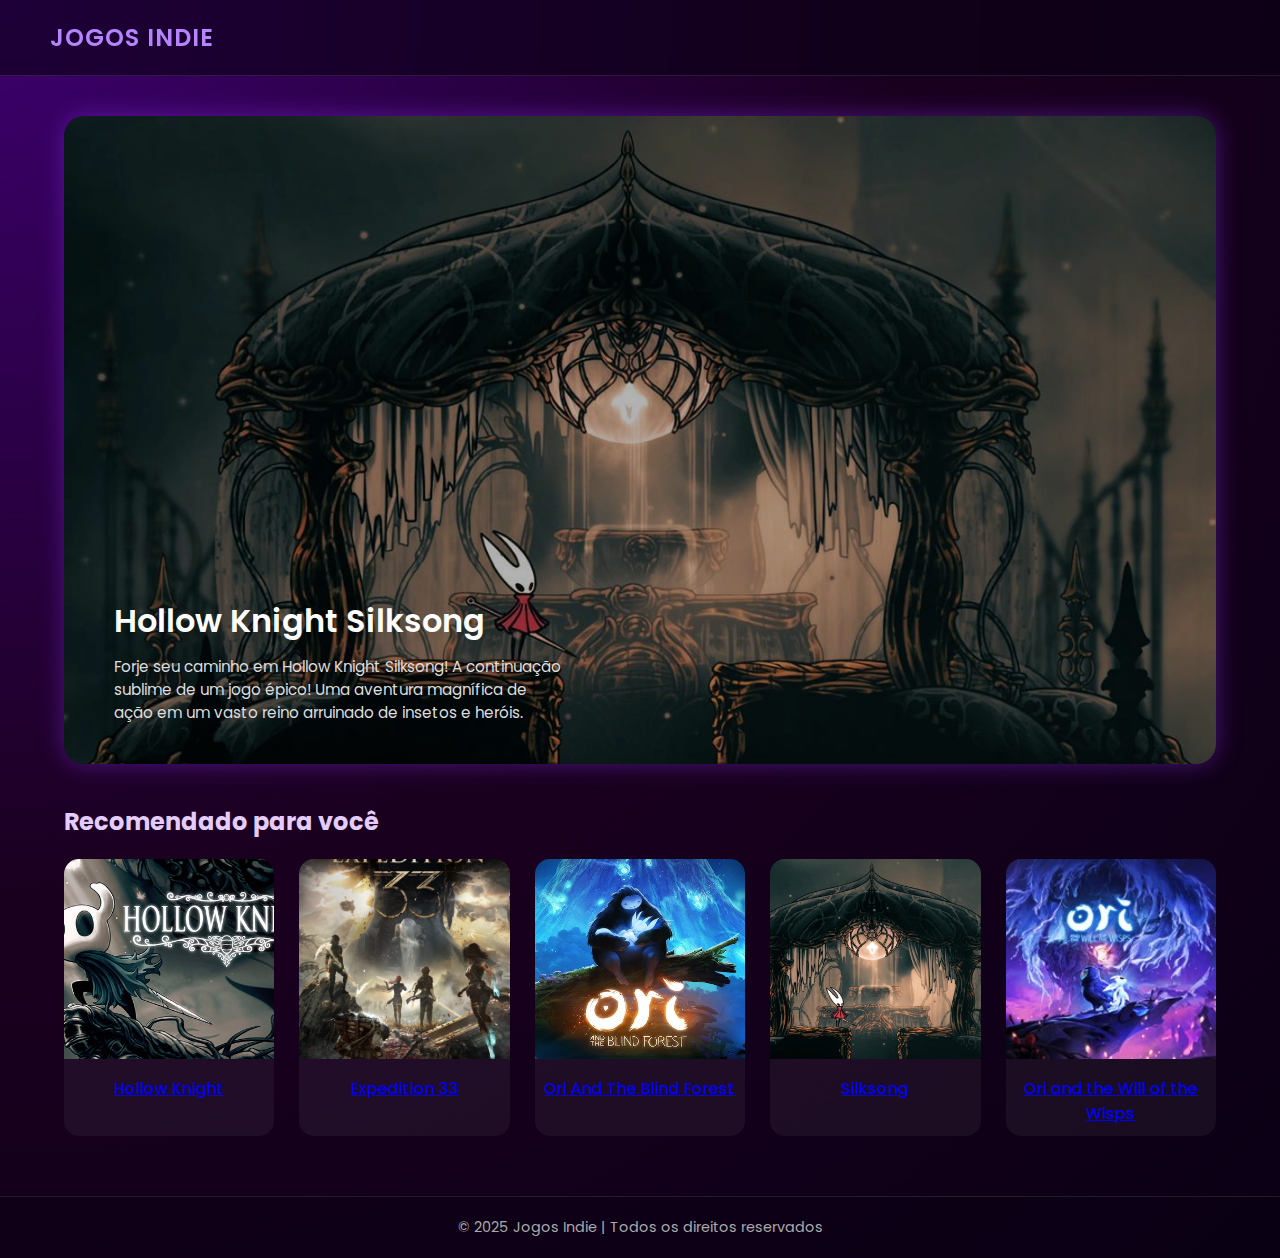
<file: index.html>
<!DOCTYPE html>

<html lang="pt-br">
<head>
<meta charset="utf-8"/>
<meta content="width=device-width, initial-scale=1.0" name="viewport"/>
<title>Jogos Indie</title>
<link href="/css/style.css" rel="stylesheet"/>
<link href="https://fonts.googleapis.com/css2?family=Poppins:wght@400;600&amp;display=swap" rel="stylesheet"/>
</head>
<body>
<!-- ===== HEADER ===== -->
<header>
<div class="logo">JOGOS INDIE</div>
</header>
<!-- ===== MAIN ===== -->
<main>
<!-- Banner principal -->
<section class="banner">
<img alt="Hollow Knight Silksong" src="/images/Silksong-Hornet.jpg"/>
<div class="banner-text">
<h1>Hollow Knight Silksong</h1>
<p>
          Forje seu caminho em Hollow Knight Silksong! A continuação sublime de um jogo épico! Uma aventura magnífica de ação em um vasto reino arruinado de insetos e heróis.
        </p>
</div>
</section>
<!-- Jogos Recomendados -->
<section class="jogo">
<h2>Recomendado para você</h2>
<div class="cards">
<div class="card">
<a href="hollow-knight.html">
<img alt="Hollow Knight" src="../images/HollowKnight.jpg"/>
<p>Hollow Knight</p>
</a>
</div>
<div class="card">
<a href="expedition-33.html">
<img alt="Expedition 33" src="/images/Expedition 33.jpg"/>
<p>Expedition 33</p>
</a>
</div>
<div class="card">
<a href="ori-and-the-blind-forest.html">
<img alt="Ori And The Blind Forest" src="/images/OriForest.jpg"/>
<p>Ori And The Blind Forest</p>
</a>
</div>
<div class="card">
<a href="silksong.html">
<img alt="Hornet em Silksong" src="/images/Silksong-Hornet.jpg"/>
<p>Silksong</p>
</a>
</div>
<div class="card">
<a href="Ori and the Will of the Wisps.html">
<img alt="Ori and the Will of the Wisps" src="/images/OriWCapa.jpeg"/>
<p>Ori and the Will of the Wisps</p>
</a>
</div>
</div>
</section>
</main>
<!-- ===== FOOTER ===== -->
<footer>
<p>© 2025 Jogos Indie | Todos os direitos reservados</p>
</footer>
</body>
</html>
</file>
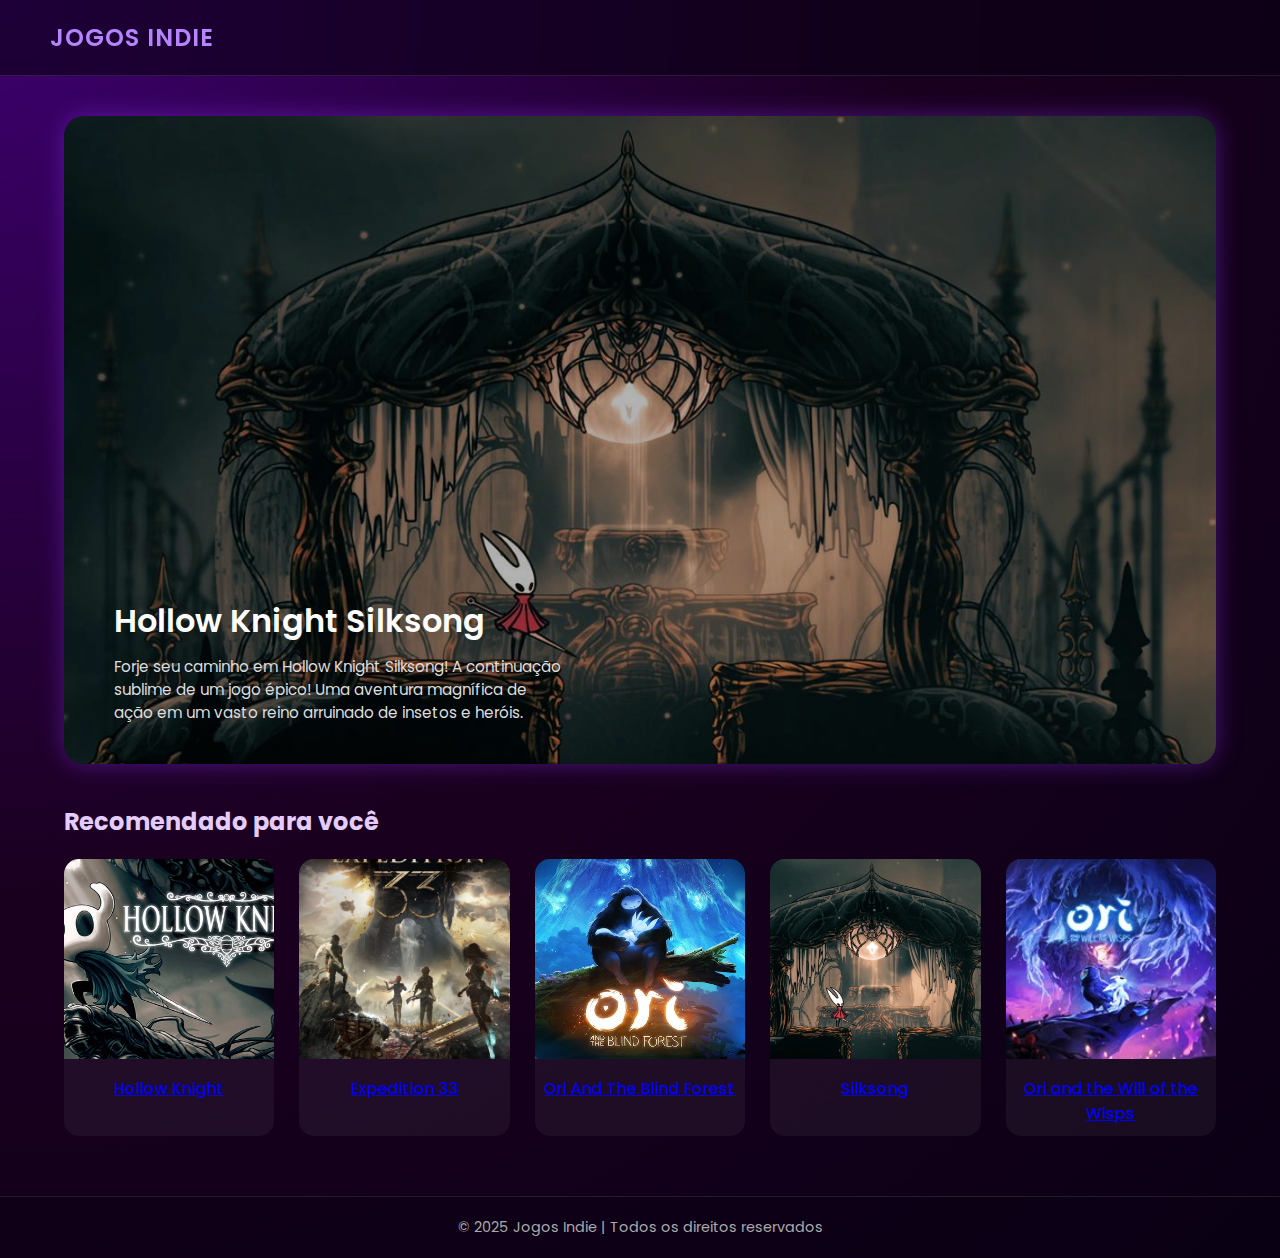
<file: projeto-dribbble-indie/html/index.html>
<!DOCTYPE html>

<html lang="pt-br">
<head>
<meta charset="utf-8"/>
<meta content="width=device-width, initial-scale=1.0" name="viewport"/>
<title>Jogos Indie</title>
<link href="../css/style.css" rel="stylesheet"/>
<link href="https://fonts.googleapis.com/css2?family=Poppins:wght@400;600&amp;display=swap" rel="stylesheet"/>
</head>
<body>
<!-- ===== HEADER ===== -->
<header>
<div class="logo">JOGOS INDIE</div>
</header>
<!-- ===== MAIN ===== -->
<main>
<!-- Banner principal -->
<section class="banner">
<img alt="Hollow Knight Silksong" src="../images/Silksong-Hornet.jpg"/>
<div class="banner-text">
<h1>Hollow Knight Silksong</h1>
<p>
          Forje seu caminho em Hollow Knight Silksong! A continuação sublime de um jogo épico! Uma aventura magnífica de ação em um vasto reino arruinado de insetos e heróis.
        </p>
</div>
</section>
<!-- Jogos Recomendados -->
<section class="jogo">
<h2>Recomendado para você</h2>
<div class="cards">
<div class="card">
<a href="hollow-knight.html">
<img alt="Hollow Knight" src="../images/HollowKnight.jpg"/>
<p>Hollow Knight</p>
</a>
</div>
<div class="card">
<a href="expedition-33.html">
<img alt="Expedition 33" src="../images/Expedition 33.jpg"/>
<p>Expedition 33</p>
</a>
</div>
<div class="card">
<a href="ori-and-the-blind-forest.html">
<img alt="Ori And The Blind Forest" src="../images/OriForest.jpg"/>
<p>Ori And The Blind Forest</p>
</a>
</div>
<div class="card">
<a href="silksong.html">
<img alt="Hornet em Silksong" src="../images/Silksong-Hornet.jpg"/>
<p>Silksong</p>
</a>
</div>
<div class="card">
<a href="Ori and the Will of the Wisps.html">
<img alt="Ori and the Will of the Wisps" src="../images/OriWCapa.jpeg"/>
<p>Ori and the Will of the Wisps</p>
</a>
</div>
</div>
</section>
</main>
<!-- ===== FOOTER ===== -->
<footer>
<p>© 2025 Jogos Indie | Todos os direitos reservados</p>
</footer>
</body>
</html>
</file>
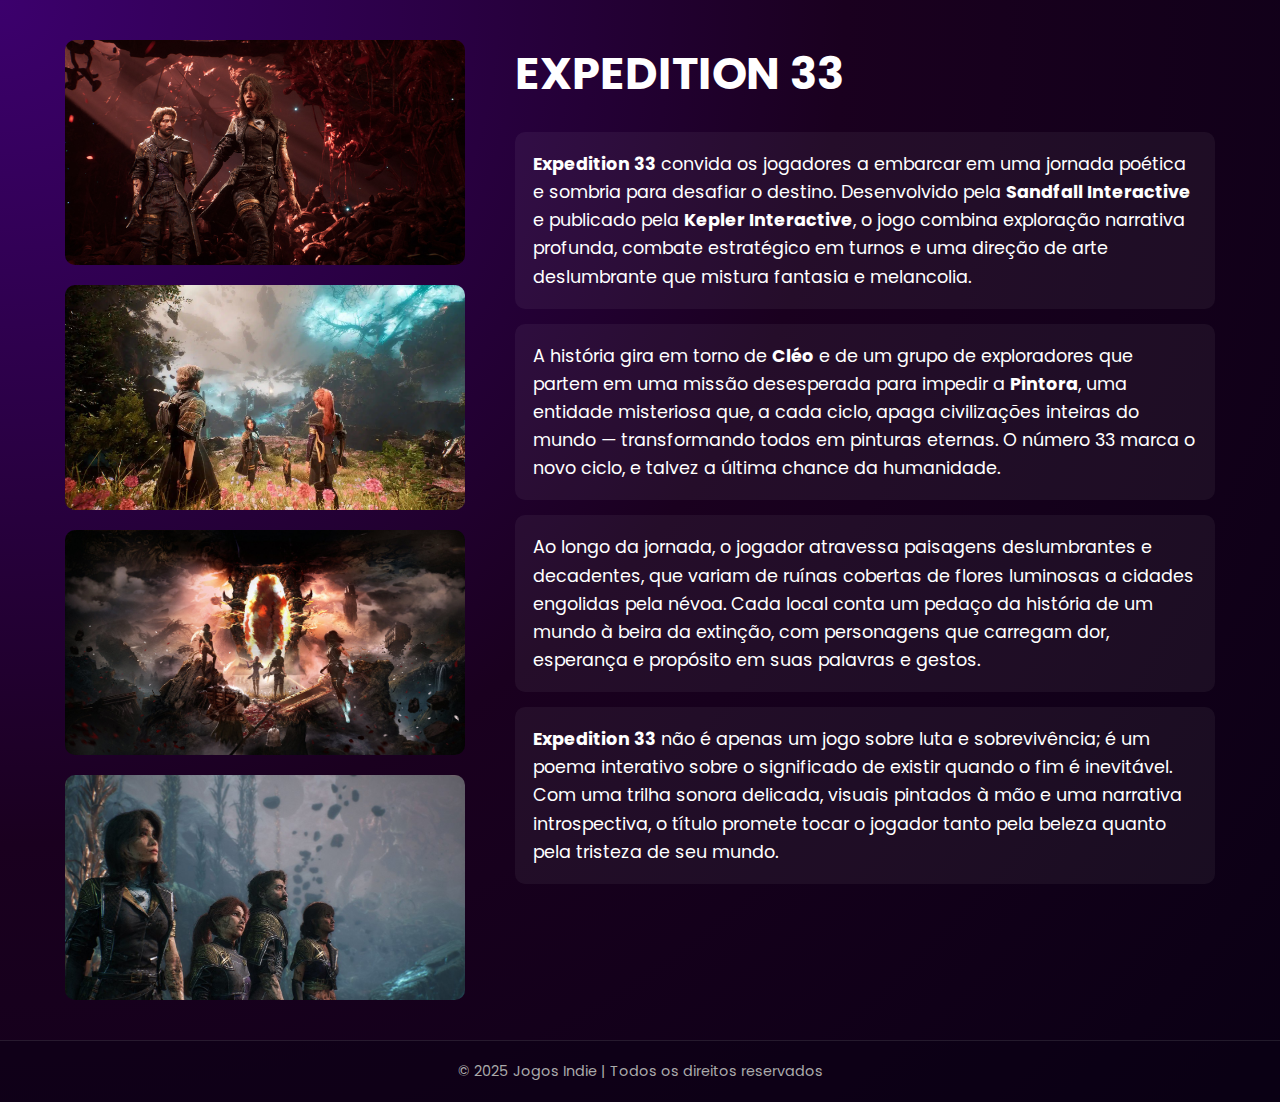
<file: expedition-33.html>
<!DOCTYPE html>

<html lang="pt-BR">
<head>
<meta charset="utf-8"/>
<meta content="width=device-width, initial-scale=1.0" name="viewport"/>
<title>Expedition 33</title>
<link href="https://fonts.googleapis.com/css2?family=Poppins:wght@400;600&amp;display=swap" rel="stylesheet"/>
<link href="css/style33.css" rel="stylesheet"/>
</head>
<body>
<main>
<div class="pag">
<div class="imagens">
<img alt="Cena de batalha em Expedition 33" src="../images/exp033.jpg"/>
<img alt="Exploradores em paisagem fantástica" src="../images/Exp33.jpg"/>
<img alt="Portal flamejante e criatura sombria" src="../images/expedition33.jpg"/>
<img alt="Personagens principais em névoa de tinta" src="../images/expp33.jpg"/>
</div>
<div class="texto">
<h1>EXPEDITION 33</h1>
<div class="bloco">
<p><strong>Expedition 33</strong> convida os jogadores a embarcar em uma jornada poética e sombria para desafiar o destino. Desenvolvido pela <strong>Sandfall Interactive</strong> e publicado pela <strong>Kepler Interactive</strong>, o jogo combina exploração narrativa profunda, combate estratégico em turnos e uma direção de arte deslumbrante que mistura fantasia e melancolia.</p>
</div>
<div class="bloco">
<p>A história gira em torno de <strong>Cléo</strong> e de um grupo de exploradores que partem em uma missão desesperada para impedir a <strong>Pintora</strong>, uma entidade misteriosa que, a cada ciclo, apaga civilizações inteiras do mundo — transformando todos em pinturas eternas. O número 33 marca o novo ciclo, e talvez a última chance da humanidade.</p>
</div>
<div class="bloco">
<p>Ao longo da jornada, o jogador atravessa paisagens deslumbrantes e decadentes, que variam de ruínas cobertas de flores luminosas a cidades engolidas pela névoa. Cada local conta um pedaço da história de um mundo à beira da extinção, com personagens que carregam dor, esperança e propósito em suas palavras e gestos.</p>
</div>
<div class="bloco">
<p><strong>Expedition 33</strong> não é apenas um jogo sobre luta e sobrevivência; é um poema interativo sobre o significado de existir quando o fim é inevitável. Com uma trilha sonora delicada, visuais pintados à mão e uma narrativa introspectiva, o título promete tocar o jogador tanto pela beleza quanto pela tristeza de seu mundo.</p>
</div>
</div>
</div>
</main>
<footer>
<p>© 2025 Jogos Indie | Todos os direitos reservados</p>
</footer>
</body>
</html>
</file>
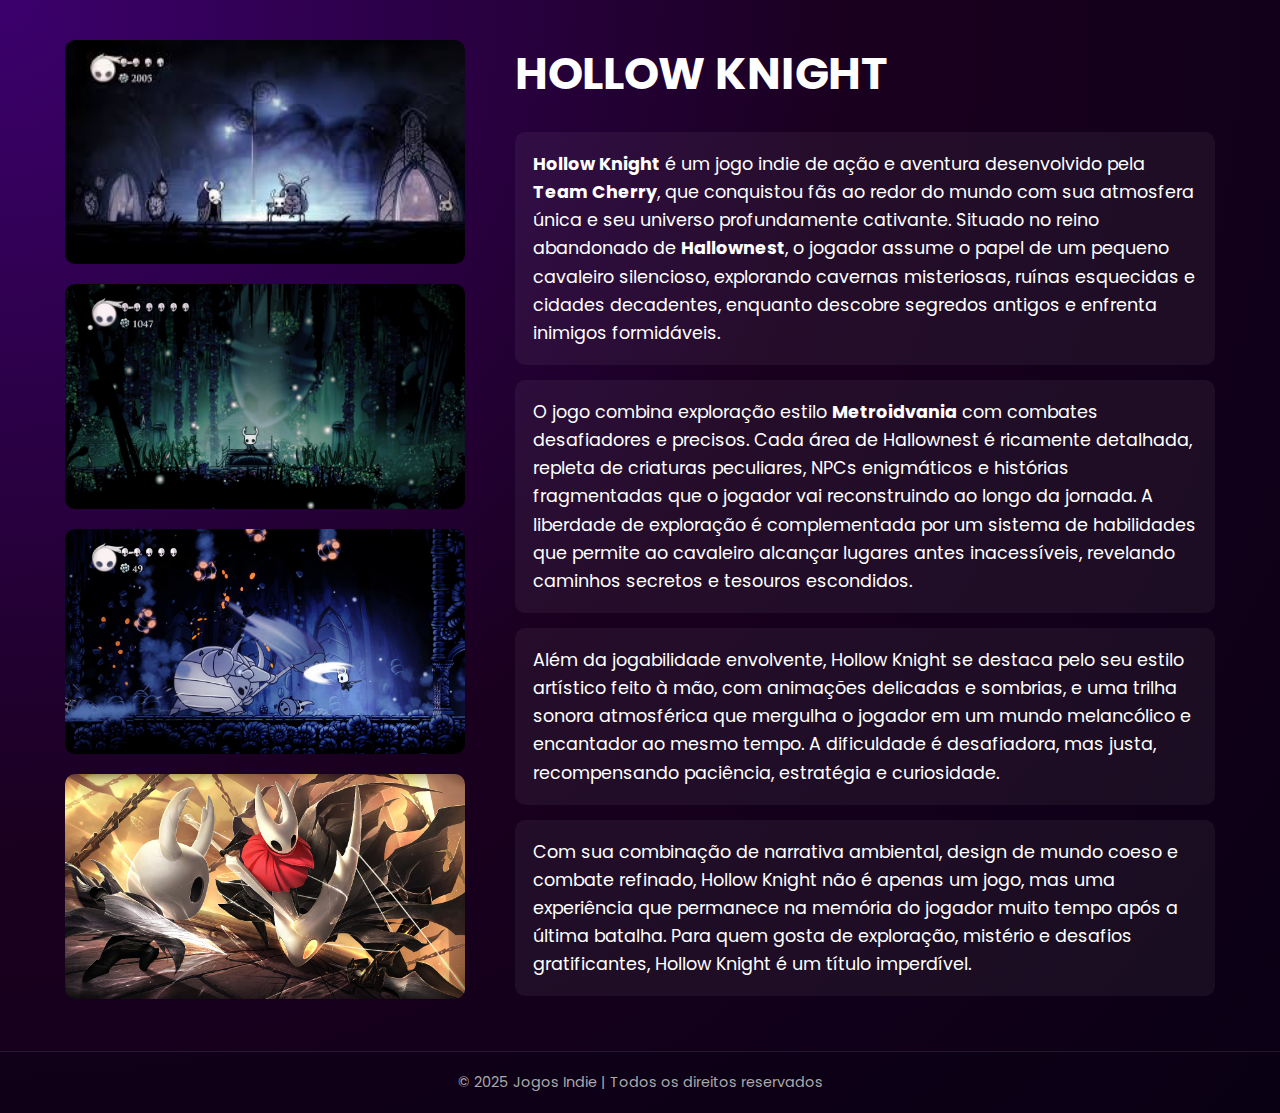
<file: hollow-knight.html>
<!DOCTYPE html>

<html lang="pt-BR">
<head>
<meta charset="utf-8"/>
<meta content="width=device-width, initial-scale=1.0" name="viewport"/>
<title>Hollow Knight</title>
<link href="https://fonts.googleapis.com/css2?family=Poppins:wght@400;600&amp;display=swap" rel="stylesheet"/>
<link href="css/style33.css" rel="stylesheet"/>
</head>
<body>
<main>
<div class="pag">
<div class="imagens">
<img alt="Hollow Knight sentado no banco em Holonest" src="images/HK.jpeg"/>
<img alt="Hollow Knight sentado no banco" src="images/hhkk.jpg"/>
<img alt="Combate do jogo Hollow Knight" src="images/Hollow.jpg"/>
<img alt="Combate do jogo Hollow Knight e Hornet" src="images/Hollow and Hornet.jpg"/>
</div>
<div class="texto">
<h1>HOLLOW KNIGHT</h1>
<div class="bloco">
<p><strong>Hollow Knight</strong> é um jogo indie de ação e aventura desenvolvido pela <strong>Team Cherry</strong>, que conquistou fãs ao redor do mundo com sua atmosfera única e seu universo profundamente cativante. Situado no reino abandonado de <strong>Hallownest</strong>, o jogador assume o papel de um pequeno cavaleiro silencioso, explorando cavernas misteriosas, ruínas esquecidas e cidades decadentes, enquanto descobre segredos antigos e enfrenta inimigos formidáveis.</p>
</div>
<div class="bloco">
<p>O jogo combina exploração estilo <strong>Metroidvania</strong> com combates desafiadores e precisos. Cada área de Hallownest é ricamente detalhada, repleta de criaturas peculiares, NPCs enigmáticos e histórias fragmentadas que o jogador vai reconstruindo ao longo da jornada. A liberdade de exploração é complementada por um sistema de habilidades que permite ao cavaleiro alcançar lugares antes inacessíveis, revelando caminhos secretos e tesouros escondidos.</p>
</div>
<div class="bloco">
<p>Além da jogabilidade envolvente, Hollow Knight se destaca pelo seu estilo artístico feito à mão, com animações delicadas e sombrias, e uma trilha sonora atmosférica que mergulha o jogador em um mundo melancólico e encantador ao mesmo tempo. A dificuldade é desafiadora, mas justa, recompensando paciência, estratégia e curiosidade.</p>
</div>
<div class="bloco">
<p>Com sua combinação de narrativa ambiental, design de mundo coeso e combate refinado, Hollow Knight não é apenas um jogo, mas uma experiência que permanece na memória do jogador muito tempo após a última batalha. Para quem gosta de exploração, mistério e desafios gratificantes, Hollow Knight é um título imperdível.</p>
</div>
</div>
</div>
</main>
<footer>
<p>© 2025 Jogos Indie | Todos os direitos reservados</p>
</footer>
</body>
</html>
</file>
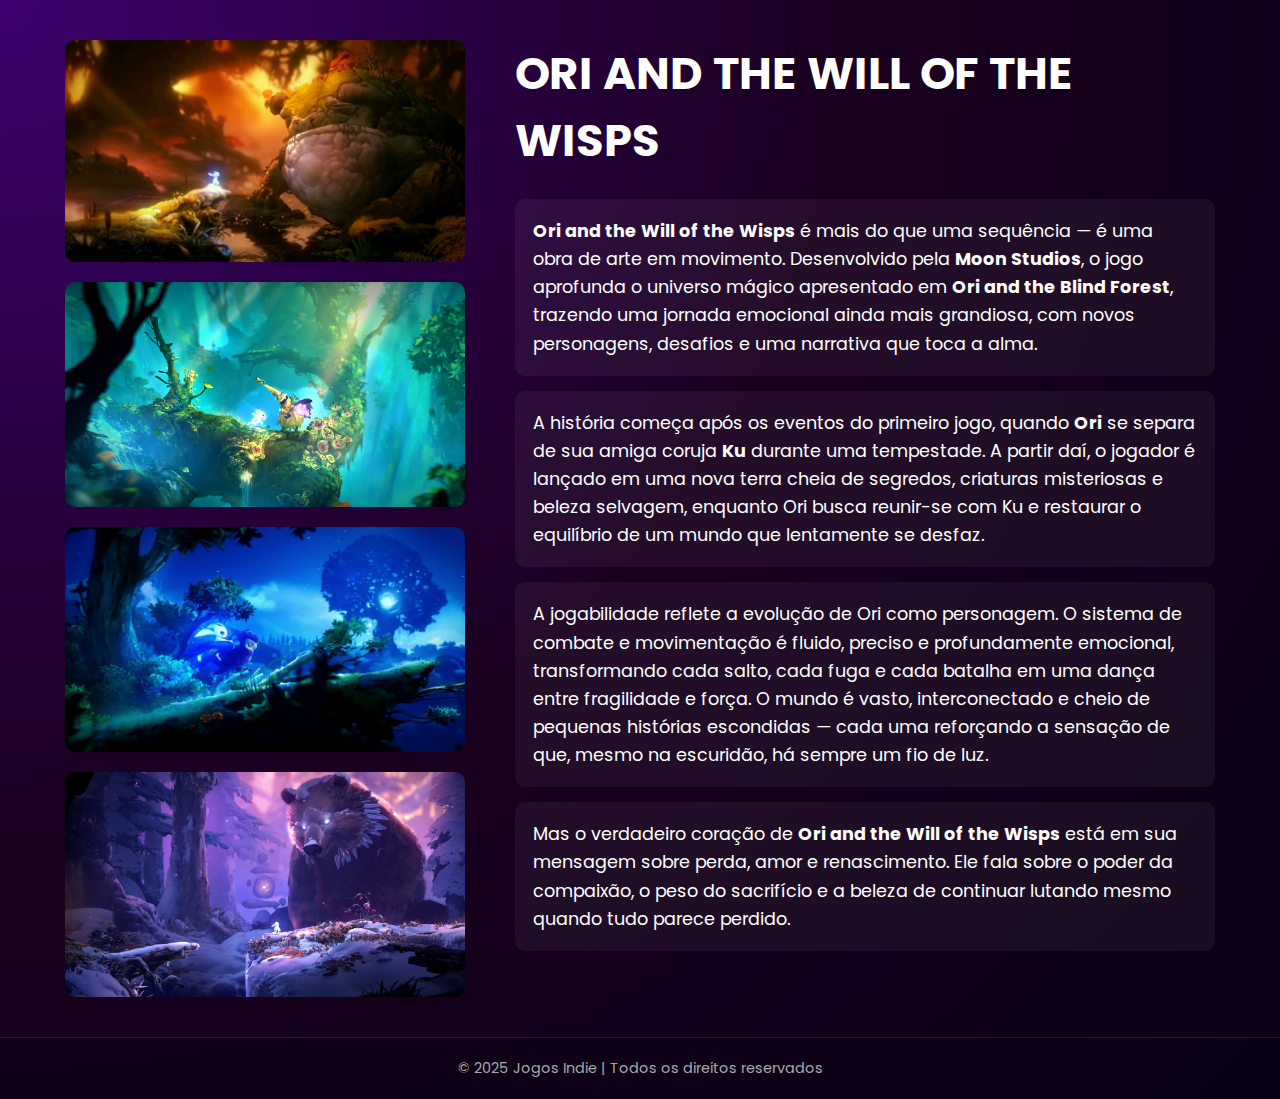
<file: Ori and the Will of the Wisps.html>
<!DOCTYPE html>

<html lang="pt-BR">
<head>
<meta charset="utf-8"/>
<meta content="width=device-width, initial-scale=1.0" name="viewport"/>
<title>Ori and the Will of the Wisps</title>
<link href="https://fonts.googleapis.com/css2?family=Poppins:wght@400;600&amp;display=swap" rel="stylesheet"/>
<link href="css/styleoriwisps.css" rel="stylesheet"/>
</head>
<body>
<main>
<div class="pag">
<div class="imagens">
<img alt="Ori em combate" src="../images/oriW.jpg"/>
<img alt="Paisagem mágica de Ori" src="../images/Orii.jpg"/>
<img alt="Cenário etéreo de Ori" src="../images/OriWC.jpg"/>
<img alt="Ori e Ku em jornada" src="../images/Ori.jpg"/>
</div>
<div class="texto">
<h1>ORI AND THE WILL OF THE WISPS</h1>
<div class="bloco">
<p><strong>Ori and the Will of the Wisps</strong> é mais do que uma sequência — é uma obra de arte em movimento. Desenvolvido pela <strong>Moon Studios</strong>, o jogo aprofunda o universo mágico apresentado em <strong>Ori and the Blind Forest</strong>, trazendo uma jornada emocional ainda mais grandiosa, com novos personagens, desafios e uma narrativa que toca a alma.</p>
</div>
<div class="bloco">
<p>A história começa após os eventos do primeiro jogo, quando <strong>Ori</strong> se separa de sua amiga coruja <strong>Ku</strong> durante uma tempestade. A partir daí, o jogador é lançado em uma nova terra cheia de segredos, criaturas misteriosas e beleza selvagem, enquanto Ori busca reunir-se com Ku e restaurar o equilíbrio de um mundo que lentamente se desfaz.</p>
</div>
<div class="bloco">
<p>A jogabilidade reflete a evolução de Ori como personagem. O sistema de combate e movimentação é fluido, preciso e profundamente emocional, transformando cada salto, cada fuga e cada batalha em uma dança entre fragilidade e força. O mundo é vasto, interconectado e cheio de pequenas histórias escondidas — cada uma reforçando a sensação de que, mesmo na escuridão, há sempre um fio de luz.</p>
</div>
<div class="bloco">
<p>Mas o verdadeiro coração de <strong>Ori and the Will of the Wisps</strong> está em sua mensagem sobre perda, amor e renascimento. Ele fala sobre o poder da compaixão, o peso do sacrifício e a beleza de continuar lutando mesmo quando tudo parece perdido.</p>
</div>
</div>
</div>
</main>
<footer>
<p>© 2025 Jogos Indie | Todos os direitos reservados</p>
</footer>
</body>
</html>
</file>
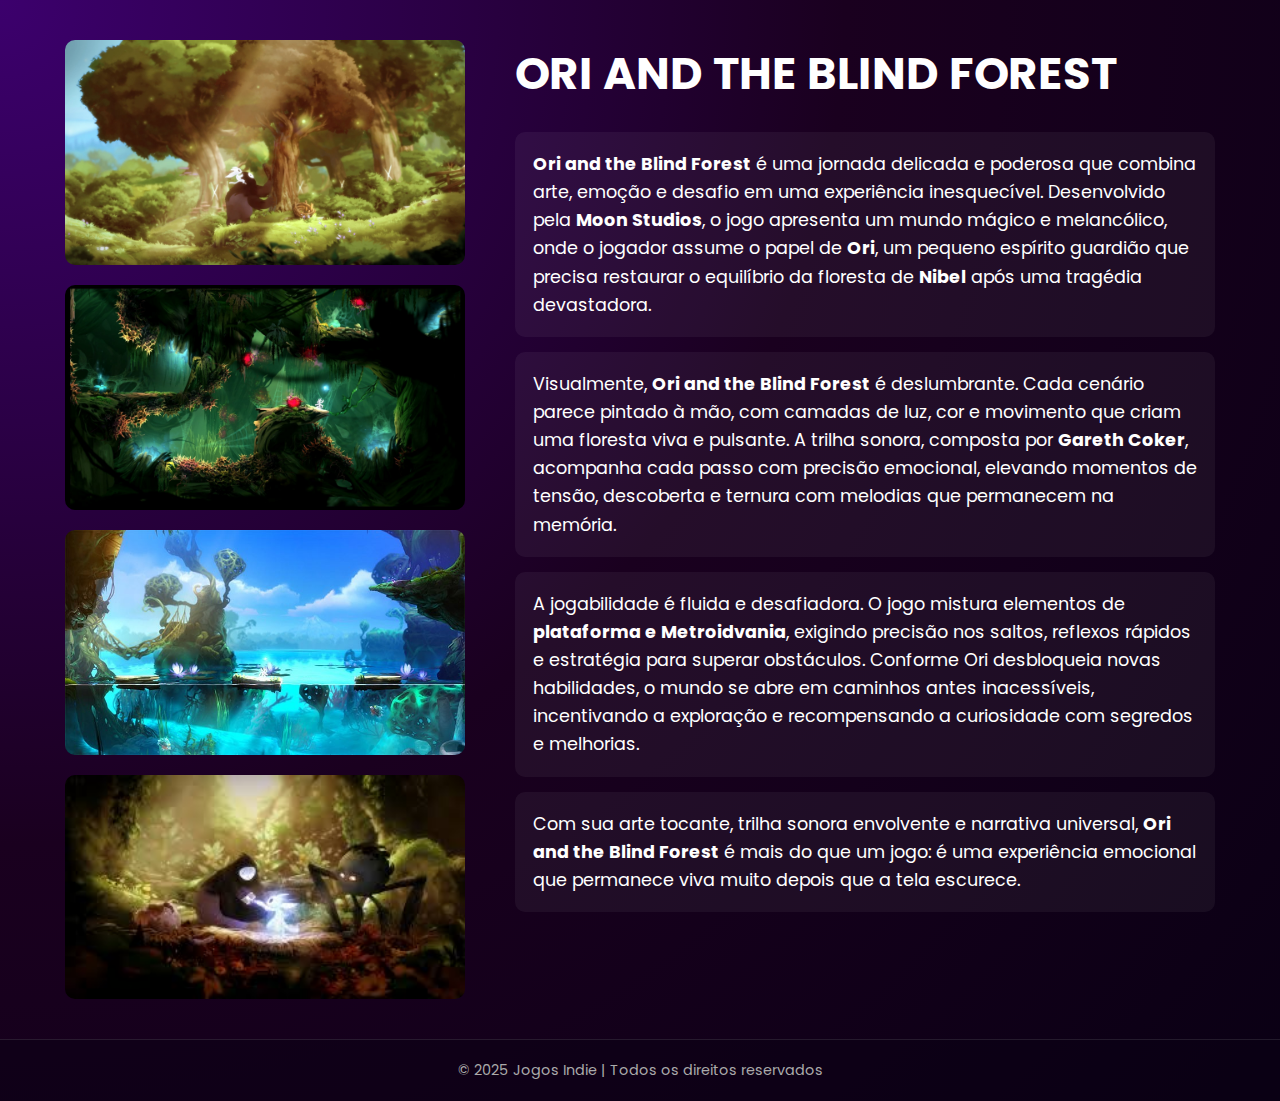
<file: ori-and-the-blind-forest.html>
<!DOCTYPE html>

<html lang="pt-BR">
<head>
<meta charset="utf-8"/>
<meta content="width=device-width, initial-scale=1.0" name="viewport"/>
<title>Ori and the Blind Forest</title>
<link href="https://fonts.googleapis.com/css2?family=Poppins:wght@400;600&amp;display=swap" rel="stylesheet"/>
<link href="css/styleori.css" rel="stylesheet"/>
</head>
<body>
<main>
<div class="pag">
<div class="imagens">
<img alt="Ori em floresta iluminada" src="../images/OriFlo.jpg"/>
<img alt="Ori em cenário mágico" src="../images/oriF.jpg"/>
<img alt="Ori à beira do lago" src="../images/OriLago.jpg"/>
<img alt="Ori em ambiente etéreo" src="../images/OriW.jpeg"/>
</div>
<div class="texto">
<h1>ORI AND THE BLIND FOREST</h1>
<div class="bloco">
<p><strong>Ori and the Blind Forest</strong> é uma jornada delicada e poderosa que combina arte, emoção e desafio em uma experiência inesquecível. Desenvolvido pela <strong>Moon Studios</strong>, o jogo apresenta um mundo mágico e melancólico, onde o jogador assume o papel de <strong>Ori</strong>, um pequeno espírito guardião que precisa restaurar o equilíbrio da floresta de <strong>Nibel</strong> após uma tragédia devastadora.</p>
</div>
<div class="bloco">
<p>Visualmente, <strong>Ori and the Blind Forest</strong> é deslumbrante. Cada cenário parece pintado à mão, com camadas de luz, cor e movimento que criam uma floresta viva e pulsante. A trilha sonora, composta por <strong>Gareth Coker</strong>, acompanha cada passo com precisão emocional, elevando momentos de tensão, descoberta e ternura com melodias que permanecem na memória.</p>
</div>
<div class="bloco">
<p>A jogabilidade é fluida e desafiadora. O jogo mistura elementos de <strong>plataforma e Metroidvania</strong>, exigindo precisão nos saltos, reflexos rápidos e estratégia para superar obstáculos. Conforme Ori desbloqueia novas habilidades, o mundo se abre em caminhos antes inacessíveis, incentivando a exploração e recompensando a curiosidade com segredos e melhorias.</p>
</div>
<div class="bloco">
<p>Com sua arte tocante, trilha sonora envolvente e narrativa universal, <strong>Ori and the Blind Forest</strong> é mais do que um jogo: é uma experiência emocional que permanece viva muito depois que a tela escurece.</p>
</div>
</div>
</div>
</main>
<footer>
<p>© 2025 Jogos Indie | Todos os direitos reservados</p>
</footer>
</body>
</html>
</file>
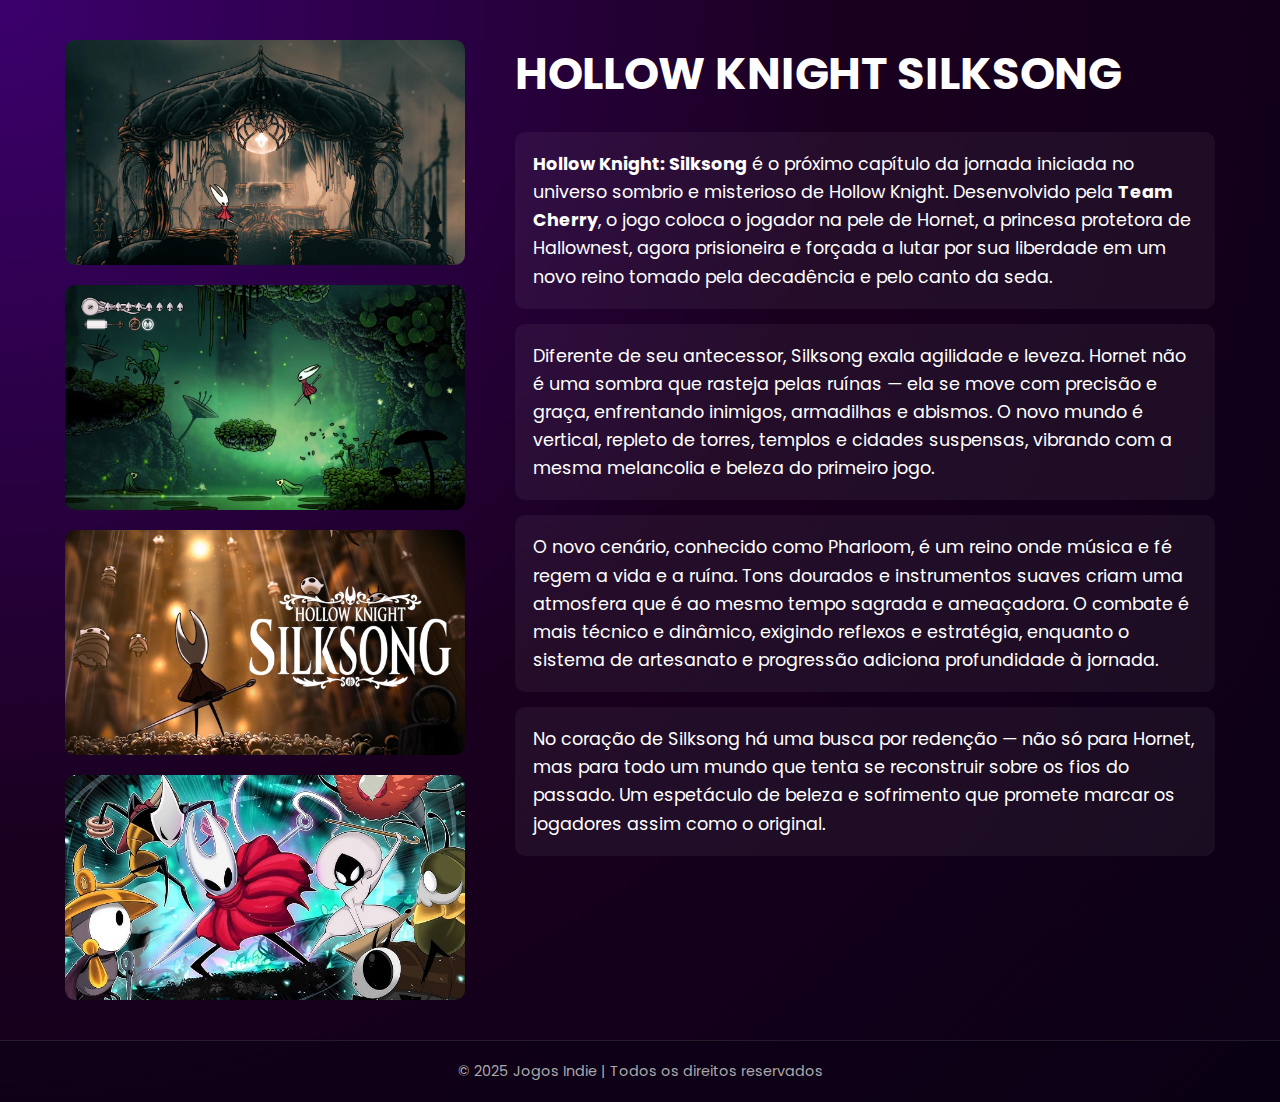
<file: silksong.html>
<!DOCTYPE html>

<html lang="pt-BR">
<head>
<meta charset="utf-8"/>
<meta content="width=device-width, initial-scale=1.0" name="viewport"/>
<title>Hollow Knight Silksong</title>
<link href="https://fonts.googleapis.com/css2?family=Poppins:wght@400;600&amp;display=swap" rel="stylesheet"/>
<link href="css/stylesilksong.css" rel="stylesheet"/>
</head>
<body>
<main>
<div class="pag">
<div class="imagens">
<img alt="Hornet no mundo de Silksong" src="../images/Silksong-Hornet.jpg"/>
<img alt="Cenário do jogo Hollow Knight Silksong" src="../images/Silksong.jpg"/>
<img alt="Personagem Hornet em ação" src="../images/Hornet.jpg"/>
<img alt="Logo de Hollow Knight Silksong" src="../images/HN-Silksong.jpg"/>
</div>
<div class="texto">
<h1>HOLLOW KNIGHT SILKSONG</h1>
<div class="bloco">
<p><strong>Hollow Knight: Silksong</strong> é o próximo capítulo da jornada iniciada no universo sombrio e misterioso de Hollow Knight. Desenvolvido pela <strong>Team Cherry</strong>, o jogo coloca o jogador na pele de Hornet, a princesa protetora de Hallownest, agora prisioneira e forçada a lutar por sua liberdade em um novo reino tomado pela decadência e pelo canto da seda.</p>
</div>
<div class="bloco">
<p>Diferente de seu antecessor, Silksong exala agilidade e leveza. Hornet não é uma sombra que rasteja pelas ruínas — ela se move com precisão e graça, enfrentando inimigos, armadilhas e abismos. O novo mundo é vertical, repleto de torres, templos e cidades suspensas, vibrando com a mesma melancolia e beleza do primeiro jogo.</p>
</div>
<div class="bloco">
<p>O novo cenário, conhecido como Pharloom, é um reino onde música e fé regem a vida e a ruína. Tons dourados e instrumentos suaves criam uma atmosfera que é ao mesmo tempo sagrada e ameaçadora. O combate é mais técnico e dinâmico, exigindo reflexos e estratégia, enquanto o sistema de artesanato e progressão adiciona profundidade à jornada.</p>
</div>
<div class="bloco">
<p>No coração de Silksong há uma busca por redenção — não só para Hornet, mas para todo um mundo que tenta se reconstruir sobre os fios do passado. Um espetáculo de beleza e sofrimento que promete marcar os jogadores assim como o original.</p>
</div>
</div>
</div>
</main>
<footer>
<p>© 2025 Jogos Indie | Todos os direitos reservados</p>
</footer>
</body>
</html>
</file>
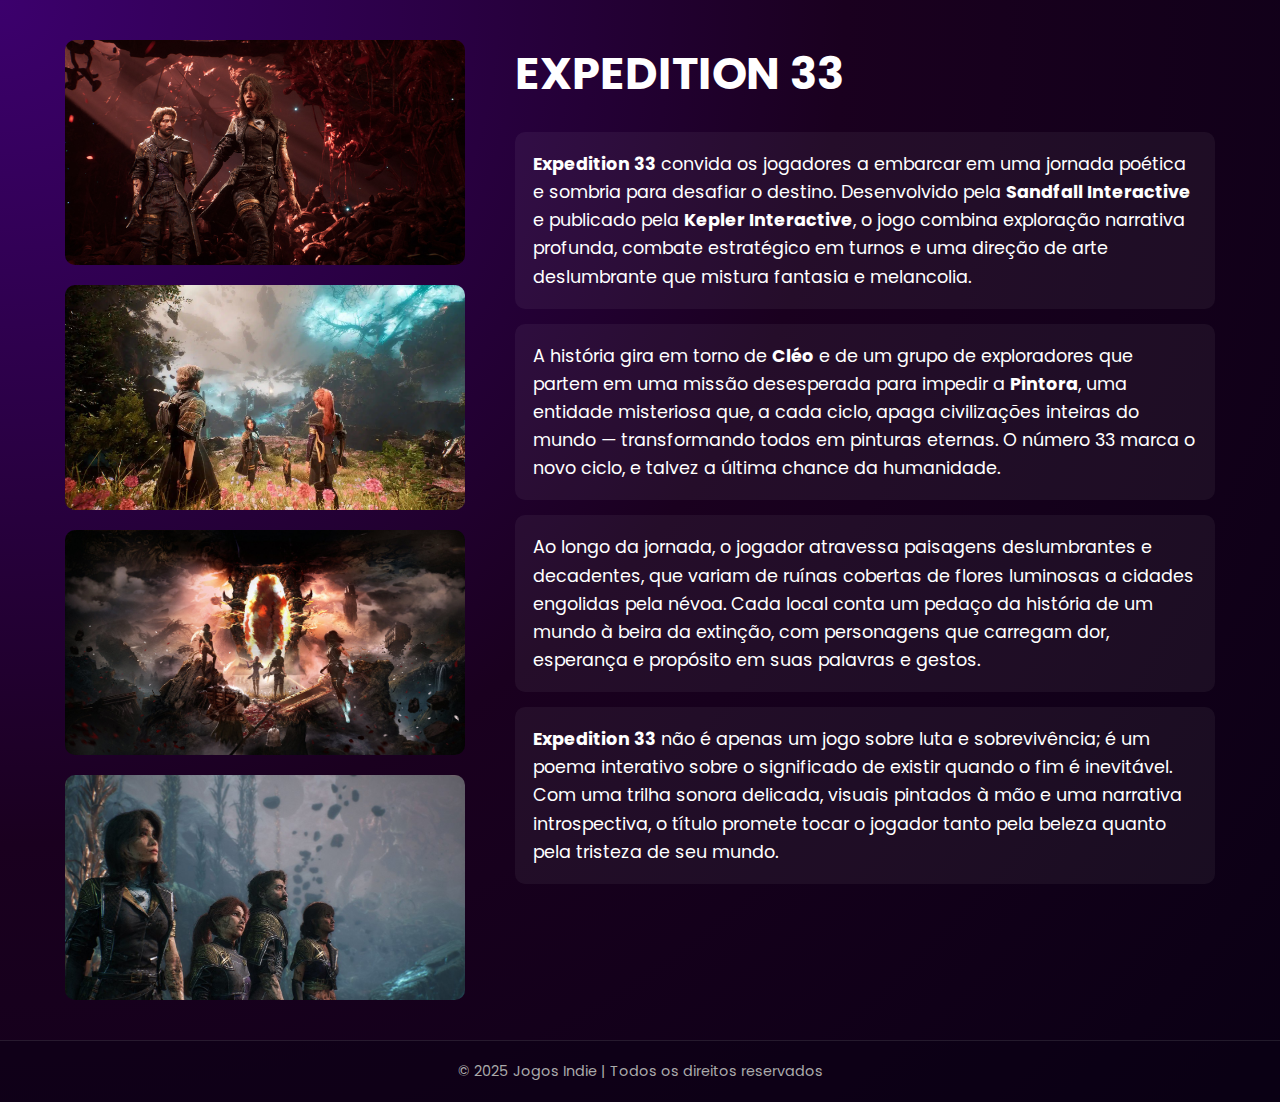
<file: html/expedition-33.html>
<!DOCTYPE html>

<html lang="pt-BR">
<head>
<meta charset="utf-8"/>
<meta content="width=device-width, initial-scale=1.0" name="viewport"/>
<title>Expedition 33</title>
<link href="https://fonts.googleapis.com/css2?family=Poppins:wght@400;600&amp;display=swap" rel="stylesheet"/>
<link href="../css/style33.css" rel="stylesheet"/>
</head>
<body>
<main>
<div class="pag">
<div class="imagens">
<img alt="Cena de batalha em Expedition 33" src="../images/exp033.jpg"/>
<img alt="Exploradores em paisagem fantástica" src="../images/Exp33.jpg"/>
<img alt="Portal flamejante e criatura sombria" src="../images/expedition33.jpg"/>
<img alt="Personagens principais em névoa de tinta" src="../images/expp33.jpg"/>
</div>
<div class="texto">
<h1>EXPEDITION 33</h1>
<div class="bloco">
<p><strong>Expedition 33</strong> convida os jogadores a embarcar em uma jornada poética e sombria para desafiar o destino. Desenvolvido pela <strong>Sandfall Interactive</strong> e publicado pela <strong>Kepler Interactive</strong>, o jogo combina exploração narrativa profunda, combate estratégico em turnos e uma direção de arte deslumbrante que mistura fantasia e melancolia.</p>
</div>
<div class="bloco">
<p>A história gira em torno de <strong>Cléo</strong> e de um grupo de exploradores que partem em uma missão desesperada para impedir a <strong>Pintora</strong>, uma entidade misteriosa que, a cada ciclo, apaga civilizações inteiras do mundo — transformando todos em pinturas eternas. O número 33 marca o novo ciclo, e talvez a última chance da humanidade.</p>
</div>
<div class="bloco">
<p>Ao longo da jornada, o jogador atravessa paisagens deslumbrantes e decadentes, que variam de ruínas cobertas de flores luminosas a cidades engolidas pela névoa. Cada local conta um pedaço da história de um mundo à beira da extinção, com personagens que carregam dor, esperança e propósito em suas palavras e gestos.</p>
</div>
<div class="bloco">
<p><strong>Expedition 33</strong> não é apenas um jogo sobre luta e sobrevivência; é um poema interativo sobre o significado de existir quando o fim é inevitável. Com uma trilha sonora delicada, visuais pintados à mão e uma narrativa introspectiva, o título promete tocar o jogador tanto pela beleza quanto pela tristeza de seu mundo.</p>
</div>
</div>
</div>
</main>
<footer>
<p>© 2025 Jogos Indie | Todos os direitos reservados</p>
</footer>
</body>
</html>
</file>
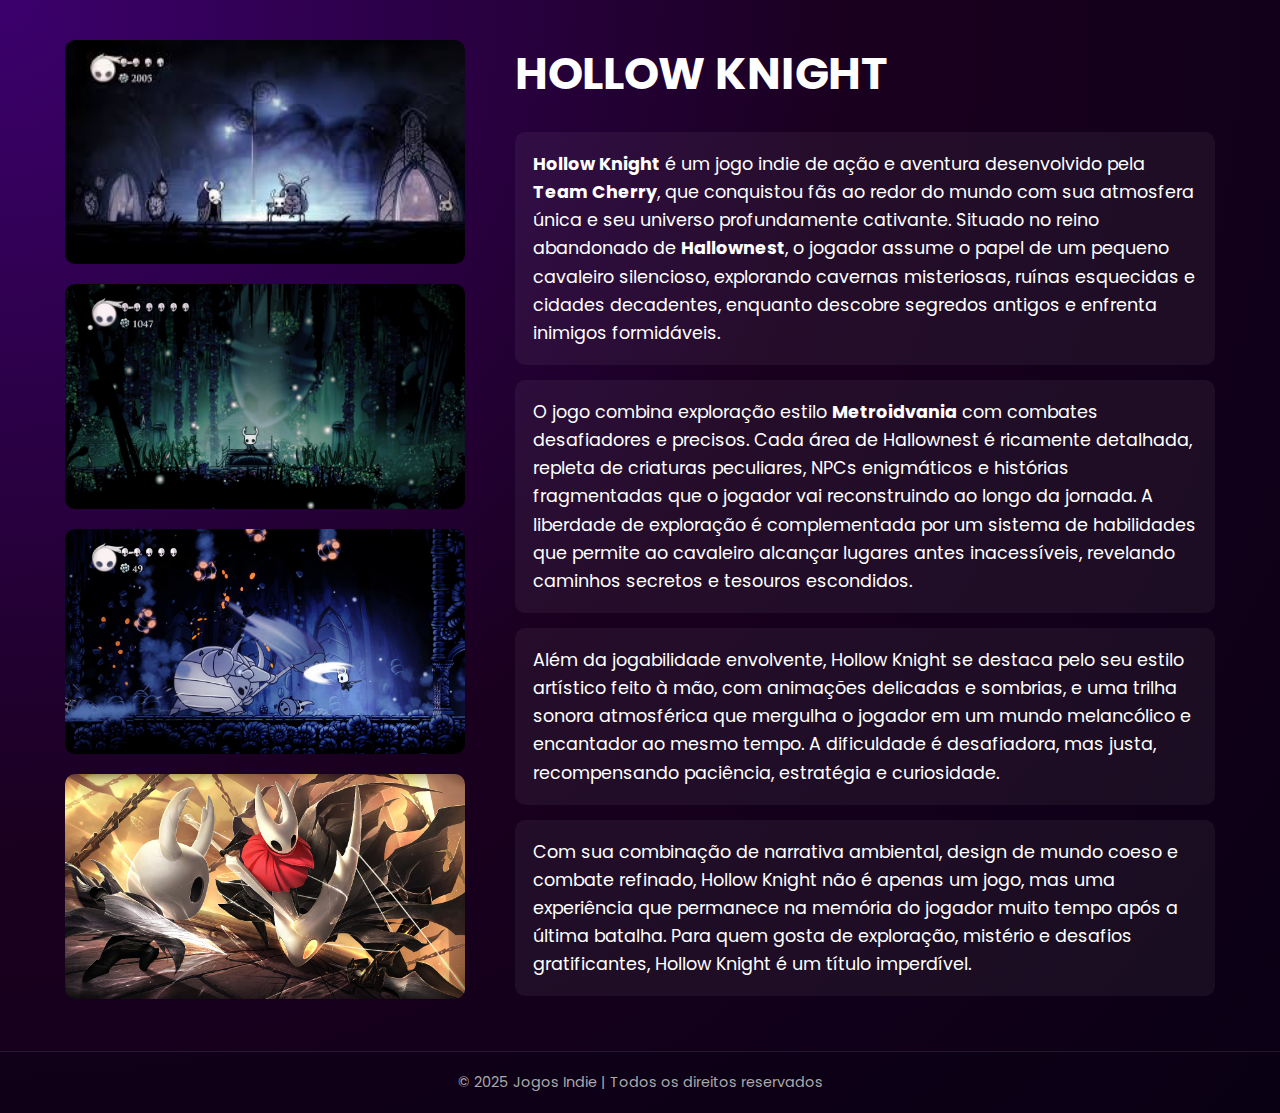
<file: html/hollow-knight.html>
<!DOCTYPE html>

<html lang="pt-BR">
<head>
<meta charset="utf-8"/>
<meta content="width=device-width, initial-scale=1.0" name="viewport"/>
<title>Hollow Knight</title>
<link href="https://fonts.googleapis.com/css2?family=Poppins:wght@400;600&amp;display=swap" rel="stylesheet"/>
<link href="../css/style33.css" rel="stylesheet"/>
</head>
<body>
<main>
<div class="pag">
<div class="imagens">
<img alt="Hollow Knight sentado no banco em Holonest" src="../images/HK.jpeg"/>
<img alt="Hollow Knight sentado no banco" src="../images/hhkk.jpg"/>
<img alt="Combate do jogo Hollow Knight" src="../images/Hollow.jpg"/>
<img alt="Combate do jogo Hollow Knight e Hornet" src="../images/Hollow and Hornet.jpg"/>
</div>
<div class="texto">
<h1>HOLLOW KNIGHT</h1>
<div class="bloco">
<p><strong>Hollow Knight</strong> é um jogo indie de ação e aventura desenvolvido pela <strong>Team Cherry</strong>, que conquistou fãs ao redor do mundo com sua atmosfera única e seu universo profundamente cativante. Situado no reino abandonado de <strong>Hallownest</strong>, o jogador assume o papel de um pequeno cavaleiro silencioso, explorando cavernas misteriosas, ruínas esquecidas e cidades decadentes, enquanto descobre segredos antigos e enfrenta inimigos formidáveis.</p>
</div>
<div class="bloco">
<p>O jogo combina exploração estilo <strong>Metroidvania</strong> com combates desafiadores e precisos. Cada área de Hallownest é ricamente detalhada, repleta de criaturas peculiares, NPCs enigmáticos e histórias fragmentadas que o jogador vai reconstruindo ao longo da jornada. A liberdade de exploração é complementada por um sistema de habilidades que permite ao cavaleiro alcançar lugares antes inacessíveis, revelando caminhos secretos e tesouros escondidos.</p>
</div>
<div class="bloco">
<p>Além da jogabilidade envolvente, Hollow Knight se destaca pelo seu estilo artístico feito à mão, com animações delicadas e sombrias, e uma trilha sonora atmosférica que mergulha o jogador em um mundo melancólico e encantador ao mesmo tempo. A dificuldade é desafiadora, mas justa, recompensando paciência, estratégia e curiosidade.</p>
</div>
<div class="bloco">
<p>Com sua combinação de narrativa ambiental, design de mundo coeso e combate refinado, Hollow Knight não é apenas um jogo, mas uma experiência que permanece na memória do jogador muito tempo após a última batalha. Para quem gosta de exploração, mistério e desafios gratificantes, Hollow Knight é um título imperdível.</p>
</div>
</div>
</div>
</main>
<footer>
<p>© 2025 Jogos Indie | Todos os direitos reservados</p>
</footer>
</body>
</html>
</file>
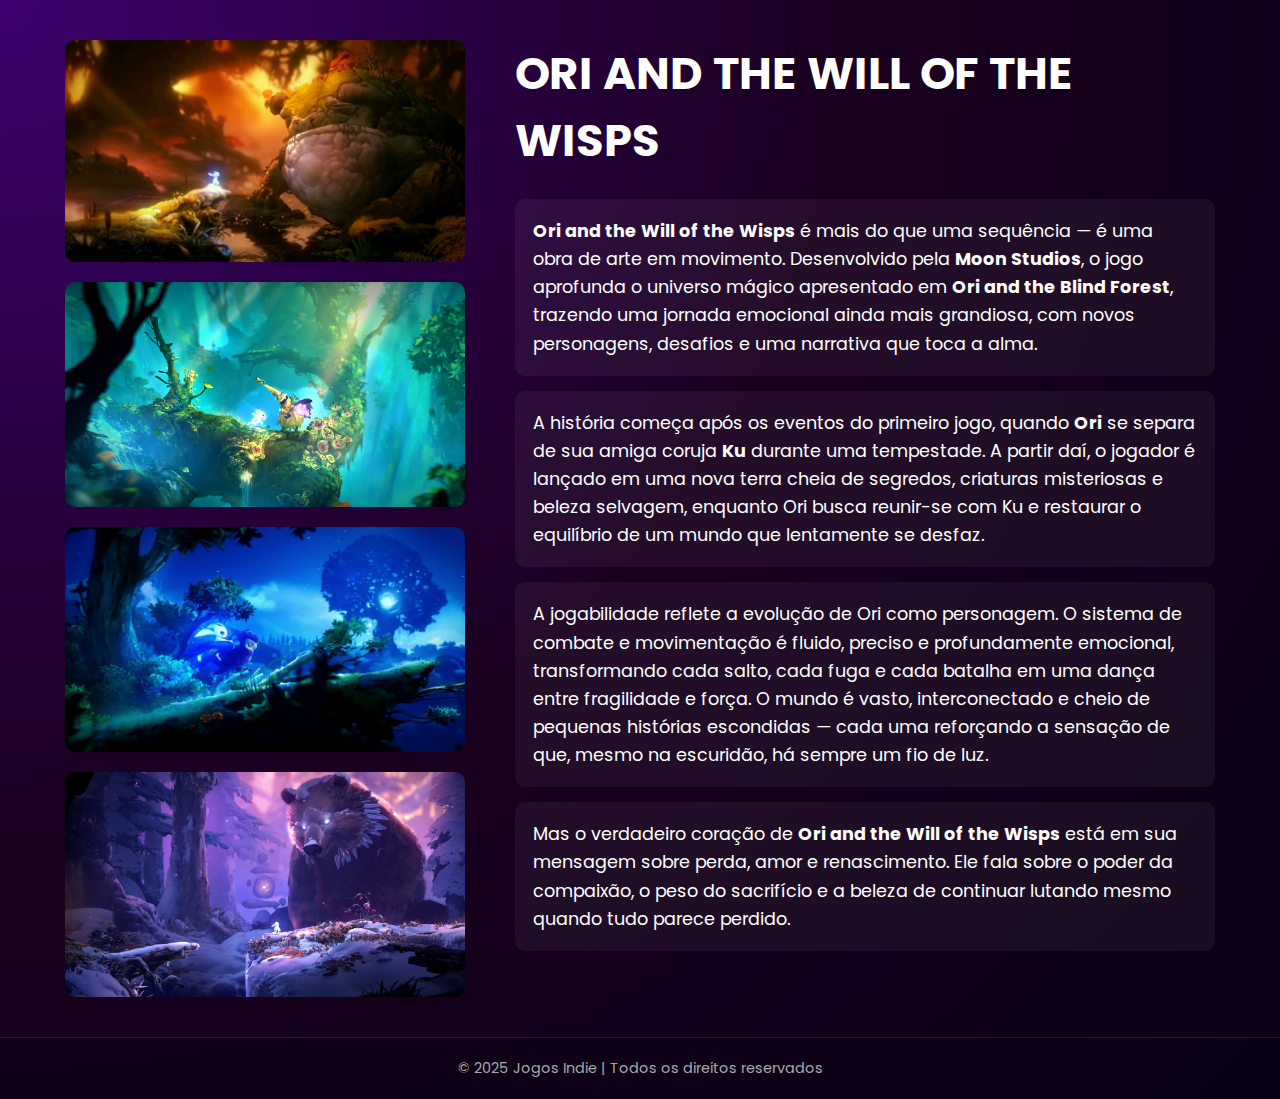
<file: html/Ori and the Will of the Wisps.html>
<!DOCTYPE html>

<html lang="pt-BR">
<head>
<meta charset="utf-8"/>
<meta content="width=device-width, initial-scale=1.0" name="viewport"/>
<title>Ori and the Will of the Wisps</title>
<link href="https://fonts.googleapis.com/css2?family=Poppins:wght@400;600&amp;display=swap" rel="stylesheet"/>
<link href="../css/styleoriwisps.css" rel="stylesheet"/>
</head>
<body>
<main>
<div class="pag">
<div class="imagens">
<img alt="Ori em combate" src="../images/oriW.jpg"/>
<img alt="Paisagem mágica de Ori" src="../images/Orii.jpg"/>
<img alt="Cenário etéreo de Ori" src="../images/OriWC.jpg"/>
<img alt="Ori e Ku em jornada" src="../images/Ori.jpg"/>
</div>
<div class="texto">
<h1>ORI AND THE WILL OF THE WISPS</h1>
<div class="bloco">
<p><strong>Ori and the Will of the Wisps</strong> é mais do que uma sequência — é uma obra de arte em movimento. Desenvolvido pela <strong>Moon Studios</strong>, o jogo aprofunda o universo mágico apresentado em <strong>Ori and the Blind Forest</strong>, trazendo uma jornada emocional ainda mais grandiosa, com novos personagens, desafios e uma narrativa que toca a alma.</p>
</div>
<div class="bloco">
<p>A história começa após os eventos do primeiro jogo, quando <strong>Ori</strong> se separa de sua amiga coruja <strong>Ku</strong> durante uma tempestade. A partir daí, o jogador é lançado em uma nova terra cheia de segredos, criaturas misteriosas e beleza selvagem, enquanto Ori busca reunir-se com Ku e restaurar o equilíbrio de um mundo que lentamente se desfaz.</p>
</div>
<div class="bloco">
<p>A jogabilidade reflete a evolução de Ori como personagem. O sistema de combate e movimentação é fluido, preciso e profundamente emocional, transformando cada salto, cada fuga e cada batalha em uma dança entre fragilidade e força. O mundo é vasto, interconectado e cheio de pequenas histórias escondidas — cada uma reforçando a sensação de que, mesmo na escuridão, há sempre um fio de luz.</p>
</div>
<div class="bloco">
<p>Mas o verdadeiro coração de <strong>Ori and the Will of the Wisps</strong> está em sua mensagem sobre perda, amor e renascimento. Ele fala sobre o poder da compaixão, o peso do sacrifício e a beleza de continuar lutando mesmo quando tudo parece perdido.</p>
</div>
</div>
</div>
</main>
<footer>
<p>© 2025 Jogos Indie | Todos os direitos reservados</p>
</footer>
</body>
</html>
</file>
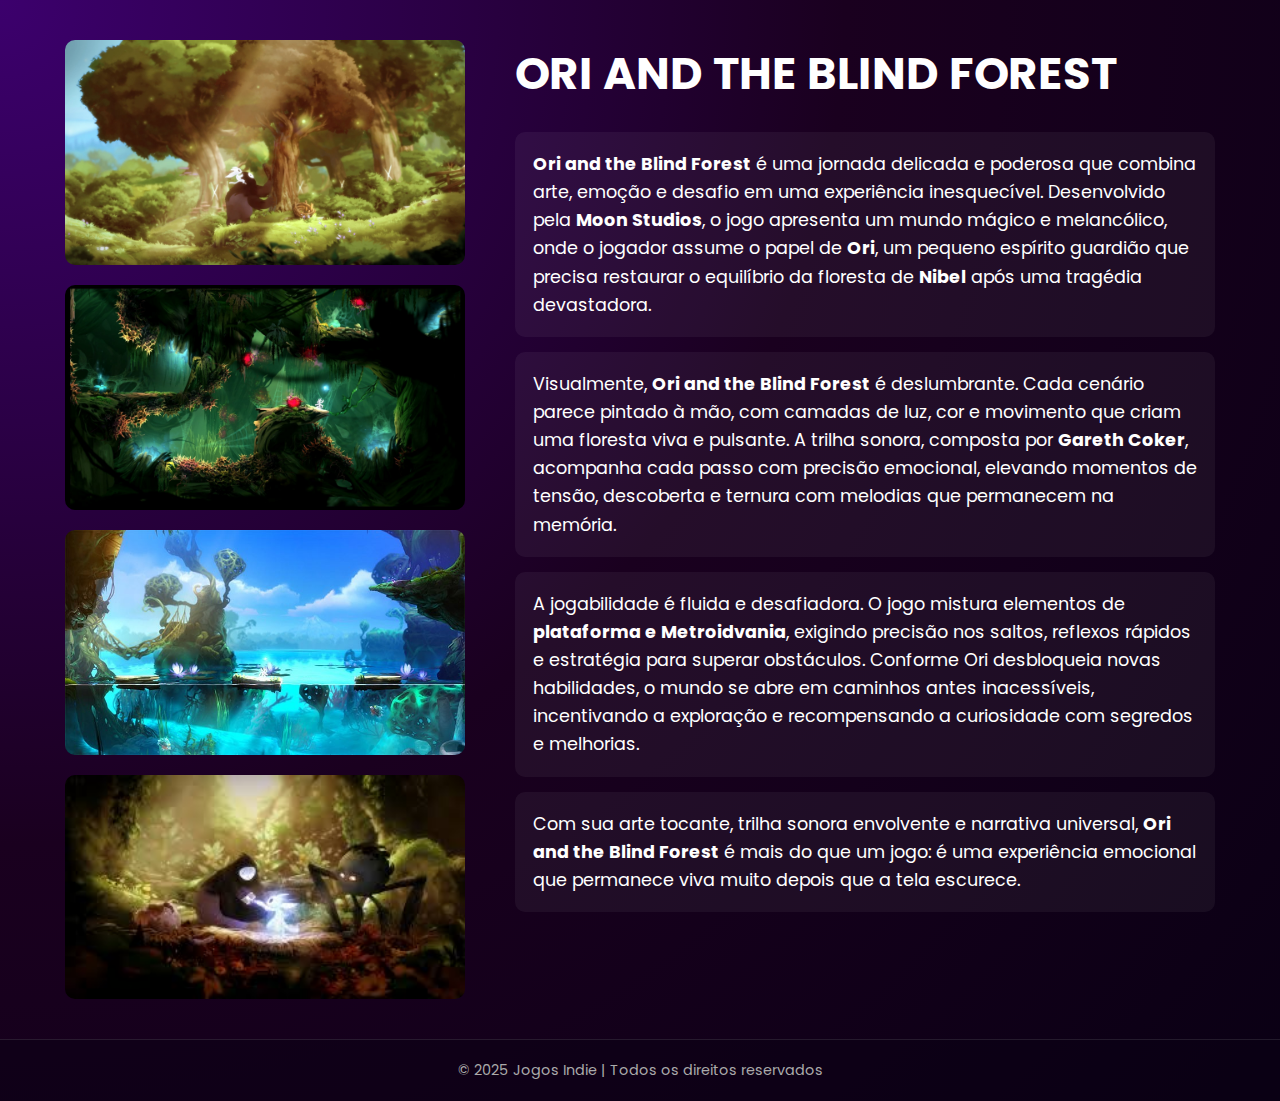
<file: html/ori-and-the-blind-forest.html>
<!DOCTYPE html>

<html lang="pt-BR">
<head>
<meta charset="utf-8"/>
<meta content="width=device-width, initial-scale=1.0" name="viewport"/>
<title>Ori and the Blind Forest</title>
<link href="https://fonts.googleapis.com/css2?family=Poppins:wght@400;600&amp;display=swap" rel="stylesheet"/>
<link href="../css/styleori.css" rel="stylesheet"/>
</head>
<body>
<main>
<div class="pag">
<div class="imagens">
<img alt="Ori em floresta iluminada" src="../images/OriFlo.jpg"/>
<img alt="Ori em cenário mágico" src="../images/oriF.jpg"/>
<img alt="Ori à beira do lago" src="../images/OriLago.jpg"/>
<img alt="Ori em ambiente etéreo" src="../images/OriW.jpeg"/>
</div>
<div class="texto">
<h1>ORI AND THE BLIND FOREST</h1>
<div class="bloco">
<p><strong>Ori and the Blind Forest</strong> é uma jornada delicada e poderosa que combina arte, emoção e desafio em uma experiência inesquecível. Desenvolvido pela <strong>Moon Studios</strong>, o jogo apresenta um mundo mágico e melancólico, onde o jogador assume o papel de <strong>Ori</strong>, um pequeno espírito guardião que precisa restaurar o equilíbrio da floresta de <strong>Nibel</strong> após uma tragédia devastadora.</p>
</div>
<div class="bloco">
<p>Visualmente, <strong>Ori and the Blind Forest</strong> é deslumbrante. Cada cenário parece pintado à mão, com camadas de luz, cor e movimento que criam uma floresta viva e pulsante. A trilha sonora, composta por <strong>Gareth Coker</strong>, acompanha cada passo com precisão emocional, elevando momentos de tensão, descoberta e ternura com melodias que permanecem na memória.</p>
</div>
<div class="bloco">
<p>A jogabilidade é fluida e desafiadora. O jogo mistura elementos de <strong>plataforma e Metroidvania</strong>, exigindo precisão nos saltos, reflexos rápidos e estratégia para superar obstáculos. Conforme Ori desbloqueia novas habilidades, o mundo se abre em caminhos antes inacessíveis, incentivando a exploração e recompensando a curiosidade com segredos e melhorias.</p>
</div>
<div class="bloco">
<p>Com sua arte tocante, trilha sonora envolvente e narrativa universal, <strong>Ori and the Blind Forest</strong> é mais do que um jogo: é uma experiência emocional que permanece viva muito depois que a tela escurece.</p>
</div>
</div>
</div>
</main>
<footer>
<p>© 2025 Jogos Indie | Todos os direitos reservados</p>
</footer>
</body>
</html>
</file>
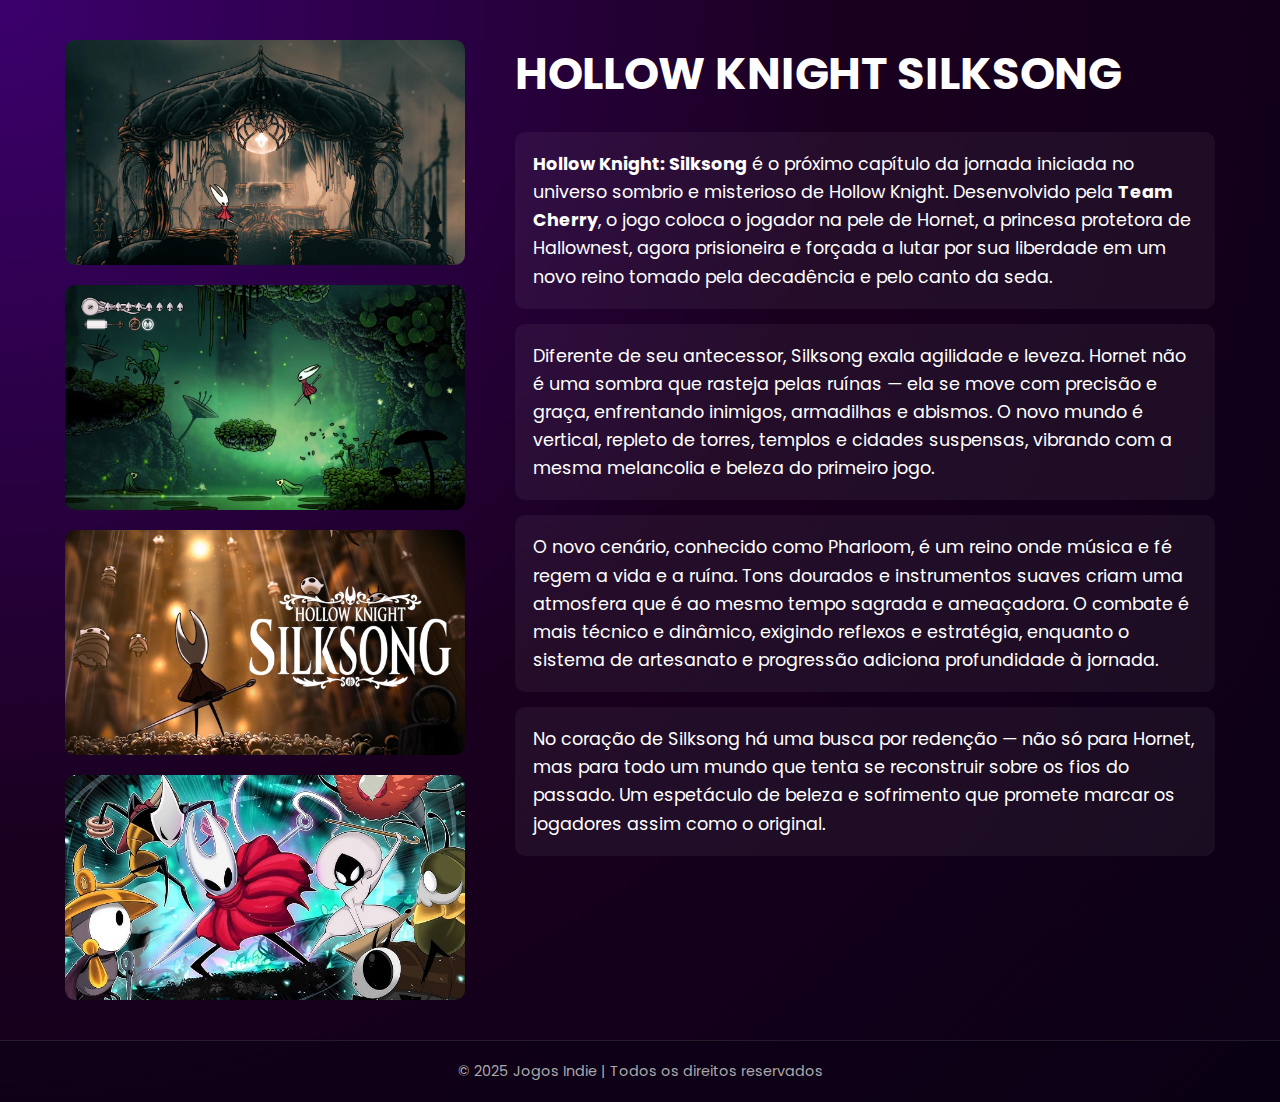
<file: html/silksong.html>
<!DOCTYPE html>

<html lang="pt-BR">
<head>
<meta charset="utf-8"/>
<meta content="width=device-width, initial-scale=1.0" name="viewport"/>
<title>Hollow Knight Silksong</title>
<link href="https://fonts.googleapis.com/css2?family=Poppins:wght@400;600&amp;display=swap" rel="stylesheet"/>
<link href="../css/stylesilksong.css" rel="stylesheet"/>
</head>
<body>
<main>
<div class="pag">
<div class="imagens">
<img alt="Hornet no mundo de Silksong" src="../images/Silksong-Hornet.jpg"/>
<img alt="Cenário do jogo Hollow Knight Silksong" src="../images/Silksong.jpg"/>
<img alt="Personagem Hornet em ação" src="../images/Hornet.jpg"/>
<img alt="Logo de Hollow Knight Silksong" src="../images/HN-Silksong.jpg"/>
</div>
<div class="texto">
<h1>HOLLOW KNIGHT SILKSONG</h1>
<div class="bloco">
<p><strong>Hollow Knight: Silksong</strong> é o próximo capítulo da jornada iniciada no universo sombrio e misterioso de Hollow Knight. Desenvolvido pela <strong>Team Cherry</strong>, o jogo coloca o jogador na pele de Hornet, a princesa protetora de Hallownest, agora prisioneira e forçada a lutar por sua liberdade em um novo reino tomado pela decadência e pelo canto da seda.</p>
</div>
<div class="bloco">
<p>Diferente de seu antecessor, Silksong exala agilidade e leveza. Hornet não é uma sombra que rasteja pelas ruínas — ela se move com precisão e graça, enfrentando inimigos, armadilhas e abismos. O novo mundo é vertical, repleto de torres, templos e cidades suspensas, vibrando com a mesma melancolia e beleza do primeiro jogo.</p>
</div>
<div class="bloco">
<p>O novo cenário, conhecido como Pharloom, é um reino onde música e fé regem a vida e a ruína. Tons dourados e instrumentos suaves criam uma atmosfera que é ao mesmo tempo sagrada e ameaçadora. O combate é mais técnico e dinâmico, exigindo reflexos e estratégia, enquanto o sistema de artesanato e progressão adiciona profundidade à jornada.</p>
</div>
<div class="bloco">
<p>No coração de Silksong há uma busca por redenção — não só para Hornet, mas para todo um mundo que tenta se reconstruir sobre os fios do passado. Um espetáculo de beleza e sofrimento que promete marcar os jogadores assim como o original.</p>
</div>
</div>
</div>
</main>
<footer>
<p>© 2025 Jogos Indie | Todos os direitos reservados</p>
</footer>
</body>
</html>
</file>
<file: css/style.css>
* {
  margin: 0;
  padding: 0;
  box-sizing: border-box;
}

body {
  font-family: 'Poppins', sans-serif;
  background: radial-gradient(circle at top left, #3c006d, #1a001f, #0a0014);
  color: #fff;
  min-height: 100vh;
  display: flex;
  flex-direction: column;
}

header {
  display: flex;
  align-items: center;
  justify-content: space-between;
  padding: 20px 50px;
  background: rgba(10, 0, 20, 0.6);
  backdrop-filter: blur(10px);
  border-bottom: 1px solid rgba(255, 255, 255, 0.1);
}

.logo {
  font-size: 1.5rem;
  font-weight: 600;
  letter-spacing: 1px;
  color: #b784ff;
}

.menu {
  display: flex;
  gap: 30px;
}

.menu a {
  text-decoration: none;
  color: #fff;
  opacity: 0.8;
  transition: 0.3s;
}

.menu a:hover {
  opacity: 1;
  color: #c08cff;
}

.search-container input {
  background: rgba(255, 255, 255, 0.1);
  border: none;
  padding: 8px 12px;
  border-radius: 20px;
  color: white;
  outline: none;
}

.banner {
  position: relative;
  width: 90%;
  max-width: 1200px;
  margin: 40px auto;
  border-radius: 20px;
  overflow: hidden;
  box-shadow: 0 0 25px rgba(150, 50, 255, 0.4);
}

.banner img {
  width: 100%;
  height: auto;
  display: block;
  filter: brightness(0.7);
}

.banner-text {
  position: absolute;
  bottom: 40px;
  left: 50px;
  max-width: 450px;
}

.banner-text h1 {
  font-size: 2rem;
  font-weight: 600;
  color: #fff;
  margin-bottom: 10px;
}

.banner-text p {
  font-size: 0.95rem;
  color: #ddd;
}

/* ===== Jogos ===== */
.jogo {
  width: 90%;
  max-width: 1200px;  
  margin: 0 auto 60px;
}

.jogo h2 {
  font-size: 1.5rem;
  margin-bottom: 20px;
  color: #e5ccff;
}

.cards {
  display: grid;
  grid-template-columns: repeat(auto-fit, minmax(160px, 1fr));
  gap: 25px;
}

.card {
  background: rgba(255, 255, 255, 0.05);
  border-radius: 15px;
  overflow: hidden;
  text-align: center;
  transition: transform 0.3s ease, box-shadow 0.3s ease;
  cursor: pointer;
}

.card:hover {
  transform: translateY(-8px);
  box-shadow: 0 0 20px rgba(180, 100, 255, 0.3);
}

.card img {
  width: 100%;
  height: 200px;
  object-fit: cover;
}

.card p {
  margin: 10px 0;
  font-weight: 500;
}

/* ===== FOOTER ===== */
footer {
  text-align: center;
  padding: 20px;
  font-size: 0.9rem;
  color: #aaa;
  background: rgba(10, 0, 20, 0.5);
  border-top: 1px solid rgba(255, 255, 255, 0.1);
  margin-top: auto;
}

/* ===== RESPONSIVO ===== */
@media (max-width: 768px) {
  header {
    flex-direction: column;
    gap: 15px;
    padding: 20px;
  }

  .menu {
    flex-wrap: wrap;
    justify-content: center;
    gap: 15px;
  }

  .banner-text {
    left: 20px;
    bottom: 20px;
    max-width: 90%;
  }

  .banner-text h1 {
    font-size: 1.5rem;
  }

  .cards {
    grid-template-columns: repeat(auto-fit, minmax(130px, 1fr));
  }
}
</file>
<file: projeto-dribbble-indie/css/style.css>
* {
  margin: 0;
  padding: 0;
  box-sizing: border-box;
}

body {
  font-family: 'Poppins', sans-serif;
  background: radial-gradient(circle at top left, #3c006d, #1a001f, #0a0014);
  color: #fff;
  min-height: 100vh;
  display: flex;
  flex-direction: column;
}

header {
  display: flex;
  align-items: center;
  justify-content: space-between;
  padding: 20px 50px;
  background: rgba(10, 0, 20, 0.6);
  backdrop-filter: blur(10px);
  border-bottom: 1px solid rgba(255, 255, 255, 0.1);
}

.logo {
  font-size: 1.5rem;
  font-weight: 600;
  letter-spacing: 1px;
  color: #b784ff;
}

.menu {
  display: flex;
  gap: 30px;
}

.menu a {
  text-decoration: none;
  color: #fff;
  opacity: 0.8;
  transition: 0.3s;
}

.menu a:hover {
  opacity: 1;
  color: #c08cff;
}

.search-container input {
  background: rgba(255, 255, 255, 0.1);
  border: none;
  padding: 8px 12px;
  border-radius: 20px;
  color: white;
  outline: none;
}

.banner {
  position: relative;
  width: 90%;
  max-width: 1200px;
  margin: 40px auto;
  border-radius: 20px;
  overflow: hidden;
  box-shadow: 0 0 25px rgba(150, 50, 255, 0.4);
}

.banner img {
  width: 100%;
  height: auto;
  display: block;
  filter: brightness(0.7);
}

.banner-text {
  position: absolute;
  bottom: 40px;
  left: 50px;
  max-width: 450px;
}

.banner-text h1 {
  font-size: 2rem;
  font-weight: 600;
  color: #fff;
  margin-bottom: 10px;
}

.banner-text p {
  font-size: 0.95rem;
  color: #ddd;
}

/* ===== Jogos ===== */
.jogo {
  width: 90%;
  max-width: 1200px;  
  margin: 0 auto 60px;
}

.jogo h2 {
  font-size: 1.5rem;
  margin-bottom: 20px;
  color: #e5ccff;
}

.cards {
  display: grid;
  grid-template-columns: repeat(auto-fit, minmax(160px, 1fr));
  gap: 25px;
}

.card {
  background: rgba(255, 255, 255, 0.05);
  border-radius: 15px;
  overflow: hidden;
  text-align: center;
  transition: transform 0.3s ease, box-shadow 0.3s ease;
  cursor: pointer;
}

.card:hover {
  transform: translateY(-8px);
  box-shadow: 0 0 20px rgba(180, 100, 255, 0.3);
}

.card img {
  width: 100%;
  height: 200px;
  object-fit: cover;
}

.card p {
  margin: 10px 0;
  font-weight: 500;
}

/* ===== FOOTER ===== */
footer {
  text-align: center;
  padding: 20px;
  font-size: 0.9rem;
  color: #aaa;
  background: rgba(10, 0, 20, 0.5);
  border-top: 1px solid rgba(255, 255, 255, 0.1);
  margin-top: auto;
}

/* ===== RESPONSIVO ===== */
@media (max-width: 768px) {
  header {
    flex-direction: column;
    gap: 15px;
    padding: 20px;
  }

  .menu {
    flex-wrap: wrap;
    justify-content: center;
    gap: 15px;
  }

  .banner-text {
    left: 20px;
    bottom: 20px;
    max-width: 90%;
  }

  .banner-text h1 {
    font-size: 1.5rem;
  }

  .cards {
    grid-template-columns: repeat(auto-fit, minmax(130px, 1fr));
  }
}
</file>
<file: css/style33.css>
* {
  margin: 0;
  padding: 0;
  box-sizing: border-box;
}

body {
  font-family: 'Poppins', sans-serif;
  background: radial-gradient(circle at top left, #3c006d, #1a001f, #0a0014);
  color: #fff;
  min-height: 100vh;
  display: flex;
  flex-direction: column;
}

/* Centraliza tudo verticalmente */
main {
  display: flex;
  justify-content: center;     /* Centraliza horizontalmente */
  align-items: center;         /* Centraliza verticalmente */
  flex: 1;                     /* ocupa o espaço restante da tela */
  padding: 40px 20px;
}

.pag {
  display: flex;
  align-items: flex-start;
  justify-content: center;
  gap: 50px;
  flex-wrap: wrap;
  max-width: 1400px;
  margin: 0 auto;
}

/* Coluna de imagens */
.imagens {
  display: flex;
  flex-direction: column;
  gap: 20px;
  flex: 1 1 350px;
  align-items: center;
}

.imagens img {
  max-width: 400px;           
  width: 100%;
  height: auto;
  border-radius: 10px;
  object-fit: cover;
  transition: transform 0.3s ease;
}

.imagens img:hover {
  transform: scale(1.05);
}

/* Texto */
.texto {
  flex: 2 1 600px;
  max-width: 700px;
}

.texto h1 {
  font-size: 2.8em;
  margin-bottom: 25px;
  color: #fff;
}

.bloco {
  background: rgba(255, 255, 255, 0.05);
  padding: 18px;
  border-radius: 10px;
  margin-bottom: 15px;
  line-height: 1.6;
  font-size: 1.1em;
}

/* Rodapé */
footer {
  text-align: center;
  padding: 20px;
  font-size: 0.9rem;
  color: #aaa;
  background: rgba(10, 0, 20, 0.5);
  border-top: 1px solid rgba(255, 255, 255, 0.1);
}

/* Responsividade */
@media (max-width: 1024px) {
  .imagens img {
    max-width: 300px;
  }

  .texto h1 {
    font-size: 2.2em;
    text-align: center;
  }

  .texto {
    max-width: 600px;
  }
}

@media (max-width: 768px) {
  .pag {
    flex-direction: column;
    align-items: center;
  }

  .imagens img {
    max-width: 240px;
  }

  .texto h1 {
    text-align: center;
    font-size: 1.8em;
  }

  .bloco {
    font-size: 1em;
  }
}
</file>
<file: css/styleoriwisps.css>
* {
  margin: 0;
  padding: 0;
  box-sizing: border-box;
}

body {
  font-family: 'Poppins', sans-serif;
  background: radial-gradient(circle at top left, #3c006d, #1a001f, #0a0014);
  color: #fff;
  min-height: 100vh;
  display: flex;
  flex-direction: column;
}

main {
  display: flex;
  justify-content: center;     
  align-items: center;         
  flex: 1;                     
  padding: 40px 20px;
}

.pag {
  display: flex;
  align-items: flex-start;
  justify-content: center;
  gap: 50px;
  flex-wrap: wrap;
  max-width: 1400px;
  margin: 0 auto;
}

.imagens {
  display: flex;
  flex-direction: column;
  gap: 20px;
  flex: 1 1 350px;
  align-items: center;
}

.imagens img {
  max-width: 400px;           
  width: 100%;
  height: auto;
  border-radius: 10px;
  object-fit: cover;
  transition: transform 0.3s ease;
}

.imagens img:hover {
  transform: scale(1.05);
}

.texto {
  flex: 2 1 600px;
  max-width: 700px;
}

.texto h1 {
  font-size: 2.8em;
  margin-bottom: 25px;
  color: #fff;
}

.bloco {
  background: rgba(255, 255, 255, 0.05);
  padding: 18px;
  border-radius: 10px;
  margin-bottom: 15px;
  line-height: 1.6;
  font-size: 1.1em;
}

/* Rodapé */
footer {
  text-align: center;
  padding: 20px;
  font-size: 0.9rem;
  color: #aaa;
  background: rgba(10, 0, 20, 0.5);
  border-top: 1px solid rgba(255, 255, 255, 0.1);
}

@media (max-width: 1024px) {
  .imagens img {
    max-width: 300px;
  }

  .texto h1 {
    font-size: 2.2em;
    text-align: center;
  }

  .texto {
    max-width: 600px;
  }
}

@media (max-width: 768px) {
  .pag {
    flex-direction: column;
    align-items: center;
  }

  .imagens img {
    max-width: 240px;
  }

  .texto h1 {
    text-align: center;
    font-size: 1.8em;
  }

  .bloco {
    font-size: 1em;
  }
}
</file>
<file: css/styleori.css>
* {
  margin: 0;
  padding: 0;
  box-sizing: border-box;
}

body {
  font-family: 'Poppins', sans-serif;
  background: radial-gradient(circle at top left, #3c006d, #1a001f, #0a0014);
  color: #fff;
  min-height: 100vh;
  display: flex;
  flex-direction: column;
}

main {
  display: flex;
  justify-content: center;     
  align-items: center;         
  flex: 1;                     
  padding: 40px 20px;
}

.pag {
  display: flex;
  align-items: flex-start;
  justify-content: center;
  gap: 50px;
  flex-wrap: wrap;
  max-width: 1400px;
  margin: 0 auto;
}

.imagens {
  display: flex;
  flex-direction: column;
  gap: 20px;
  flex: 1 1 350px;
  align-items: center;
}

.imagens img {
  max-width: 400px;           
  width: 100%;
  height: auto;
  border-radius: 10px;
  object-fit: cover;
  transition: transform 0.3s ease;
}

.imagens img:hover {
  transform: scale(1.05);
}

.texto {
  flex: 2 1 600px;
  max-width: 700px;
}

.texto h1 {
  font-size: 2.8em;
  margin-bottom: 25px;
  color: #fff;
}

.bloco {
  background: rgba(255, 255, 255, 0.05);
  padding: 18px;
  border-radius: 10px;
  margin-bottom: 15px;
  line-height: 1.6;
  font-size: 1.1em;
}

/* Rodapé */
footer {
  text-align: center;
  padding: 20px;
  font-size: 0.9rem;
  color: #aaa;
  background: rgba(10, 0, 20, 0.5);
  border-top: 1px solid rgba(255, 255, 255, 0.1);
}

@media (max-width: 1024px) {
  .imagens img {
    max-width: 300px;
  }

  .texto h1 {
    font-size: 2.2em;
    text-align: center;
  }

  .texto {
    max-width: 600px;
  }
}

@media (max-width: 768px) {
  .pag {
    flex-direction: column;
    align-items: center;
  }

  .imagens img {
    max-width: 240px;
  }

  .texto h1 {
    text-align: center;
    font-size: 1.8em;
  }

  .bloco {
    font-size: 1em;
  }
}
</file>
<file: css/stylesilksong.css>
* {
  margin: 0;
  padding: 0;
  box-sizing: border-box;
}

body {
  font-family: 'Poppins', sans-serif;
  background: radial-gradient(circle at top left, #3c006d, #1a001f, #0a0014);
  color: #fff;
  min-height: 100vh;
  display: flex;
  flex-direction: column;
}

main {
  display: flex;
  justify-content: center;     
  align-items: center;         
  flex: 1;                     
  padding: 40px 20px;
}

.pag {
  display: flex;
  align-items: flex-start;
  justify-content: center;
  gap: 50px;
  flex-wrap: wrap;
  max-width: 1400px;
  margin: 0 auto;
}

.imagens {
  display: flex;
  flex-direction: column;
  gap: 20px;
  flex: 1 1 350px;
  align-items: center;
}

.imagens img {
  max-width: 400px;           
  width: 100%;
  height: auto;
  border-radius: 10px;
  object-fit: cover;
  transition: transform 0.3s ease;
}

.imagens img:hover {
  transform: scale(1.05);
}

.texto {
  flex: 2 1 600px;
  max-width: 700px;
}

.texto h1 {
  font-size: 2.8em;
  margin-bottom: 25px;
  color: #fff;
}

.bloco {
  background: rgba(255, 255, 255, 0.05);
  padding: 18px;
  border-radius: 10px;
  margin-bottom: 15px;
  line-height: 1.6;
  font-size: 1.1em;
}

/* Rodapé */
footer {
  text-align: center;
  padding: 20px;
  font-size: 0.9rem;
  color: #aaa;
  background: rgba(10, 0, 20, 0.5);
  border-top: 1px solid rgba(255, 255, 255, 0.1);
}

@media (max-width: 1024px) {
  .imagens img {
    max-width: 300px;
  }

  .texto h1 {
    font-size: 2.2em;
    text-align: center;
  }

  .texto {
    max-width: 600px;
  }
}

@media (max-width: 768px) {
  .pag {
    flex-direction: column;
    align-items: center;
  }

  .imagens img {
    max-width: 240px;
  }

  .texto h1 {
    text-align: center;
    font-size: 1.8em;
  }

  .bloco {
    font-size: 1em;
  }
}
</file>
